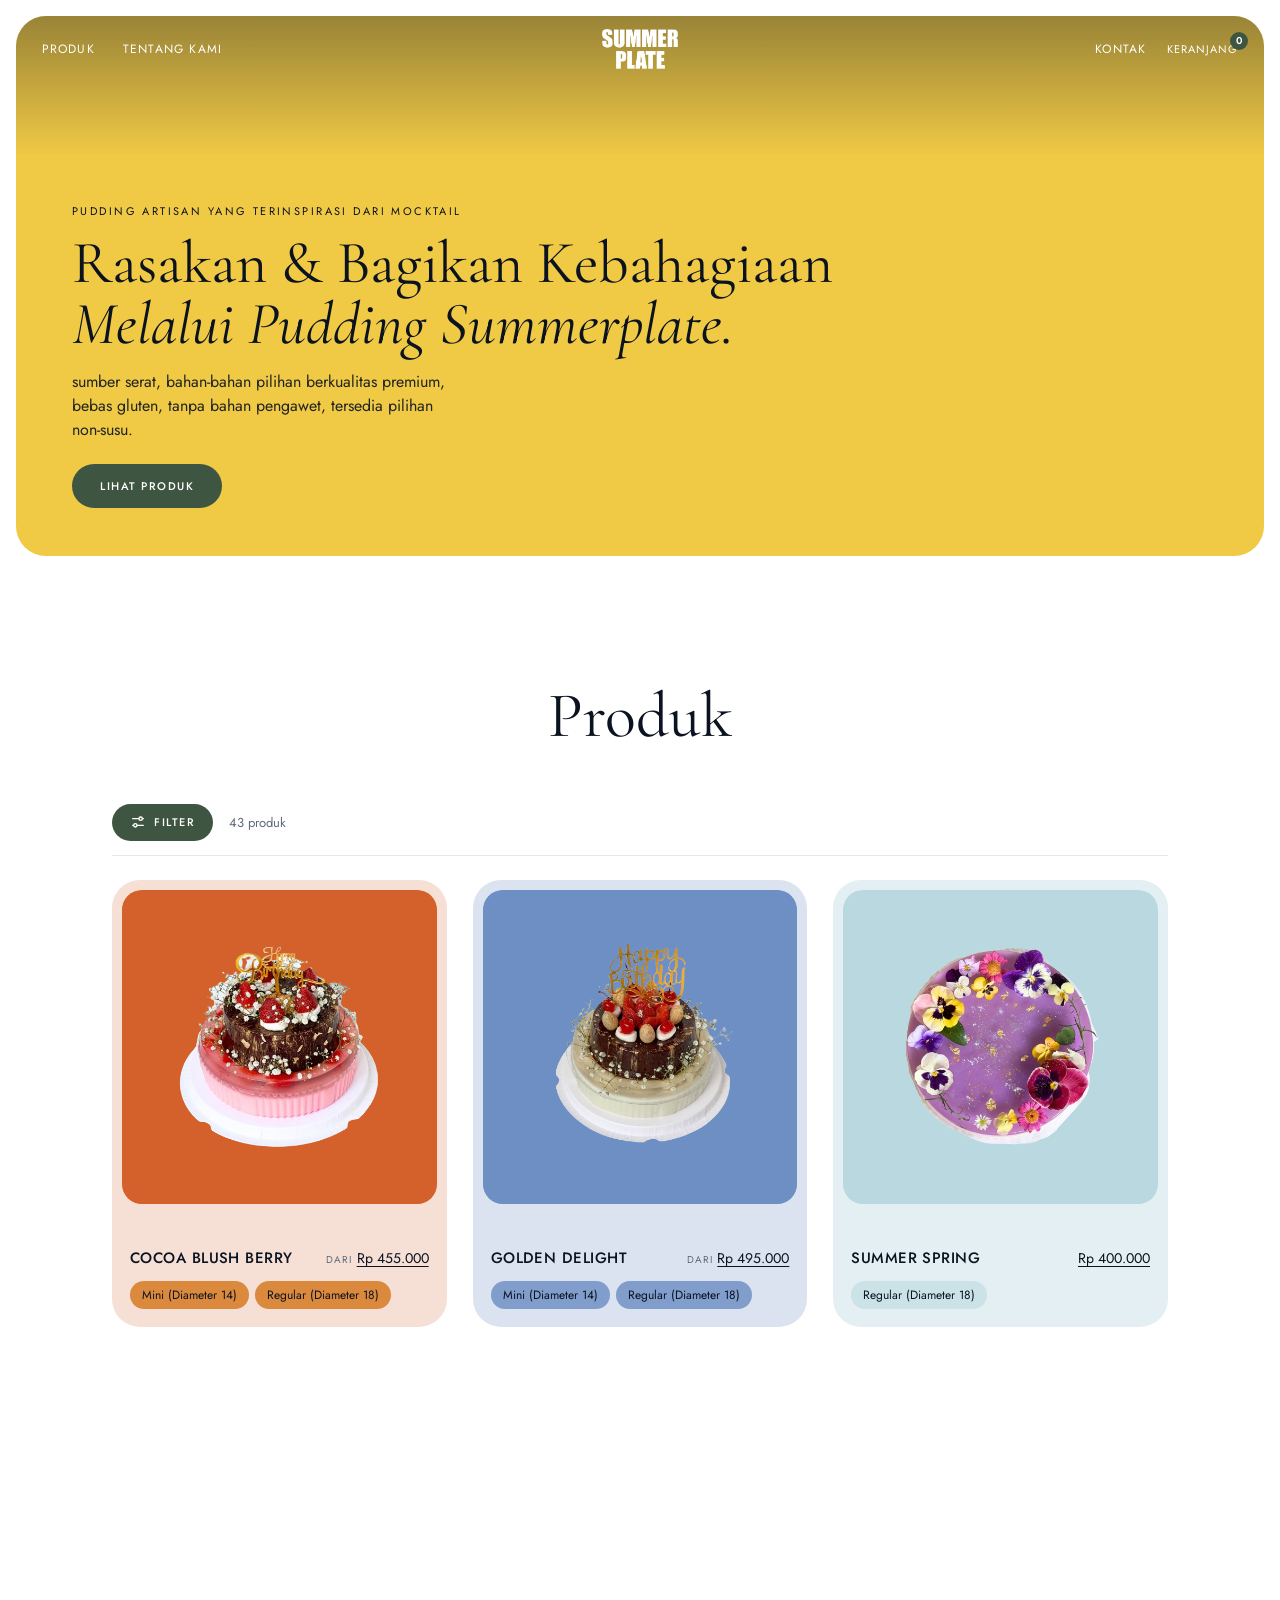
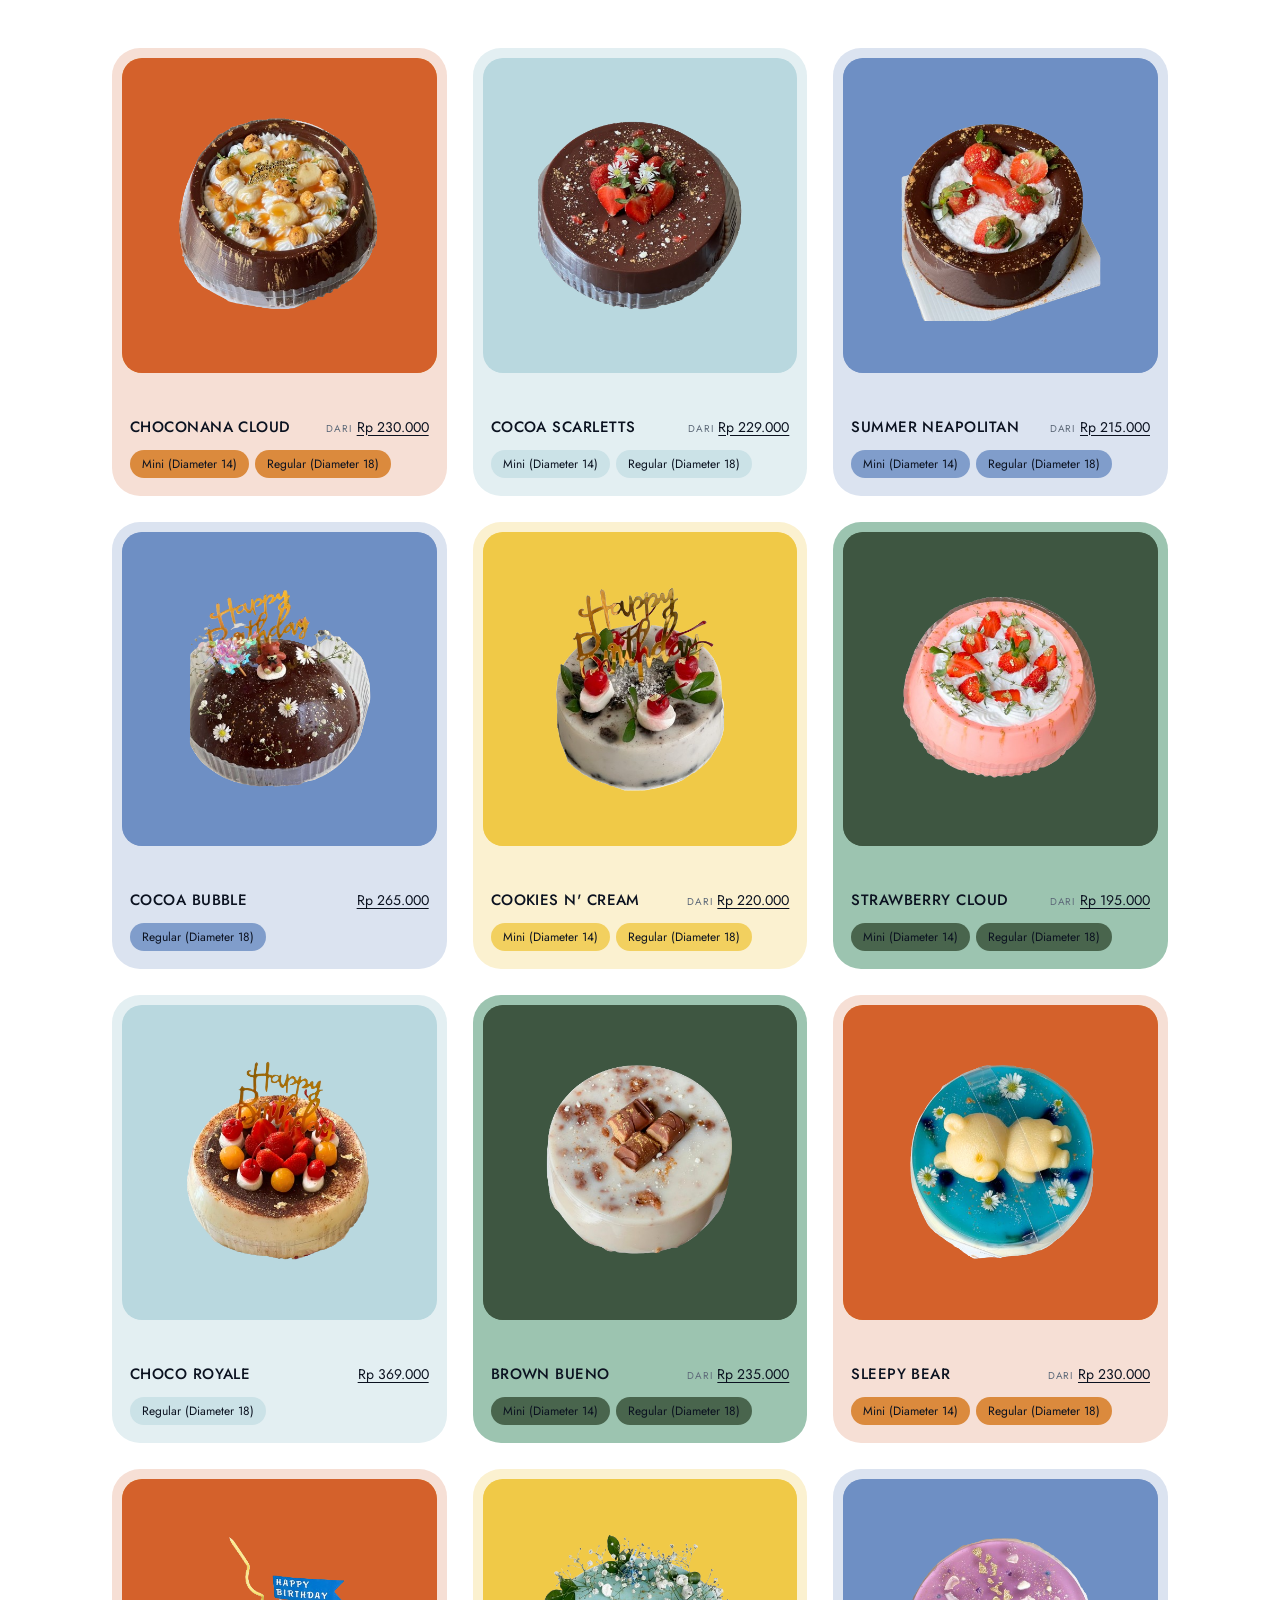
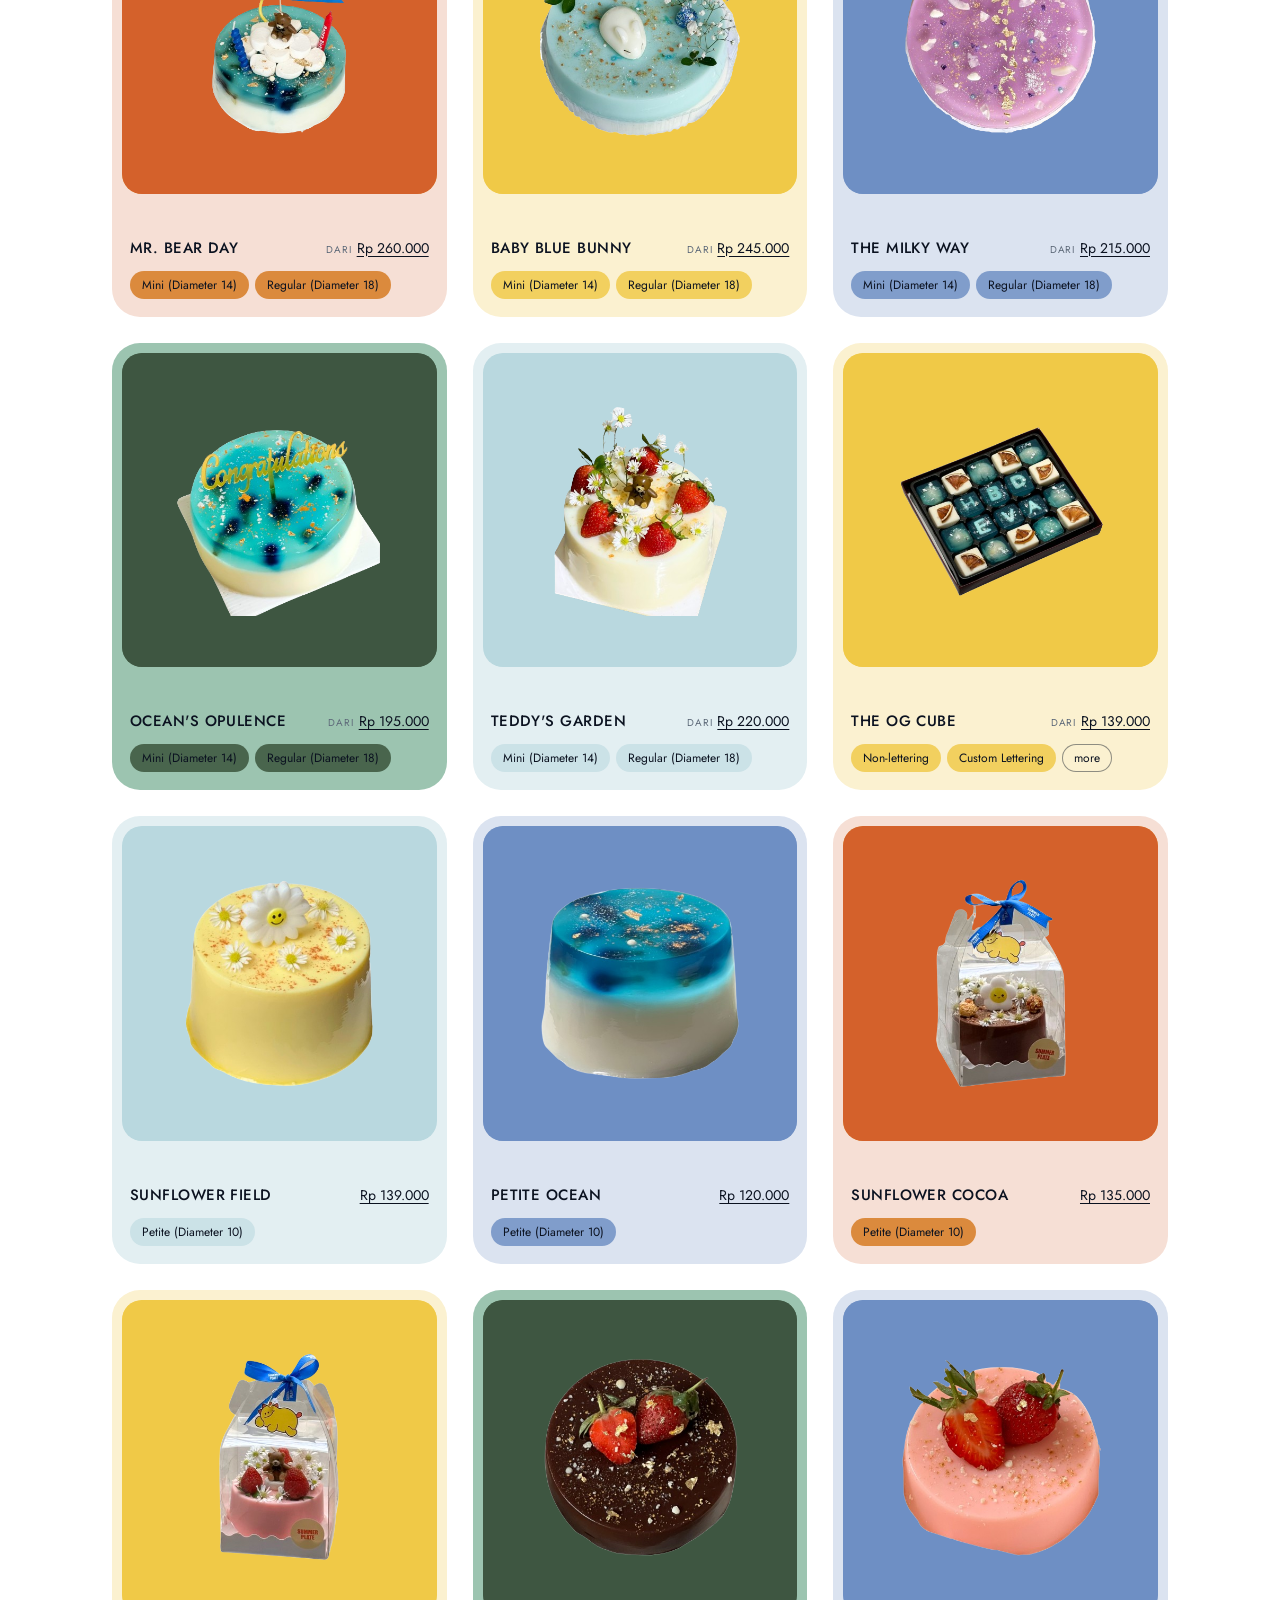
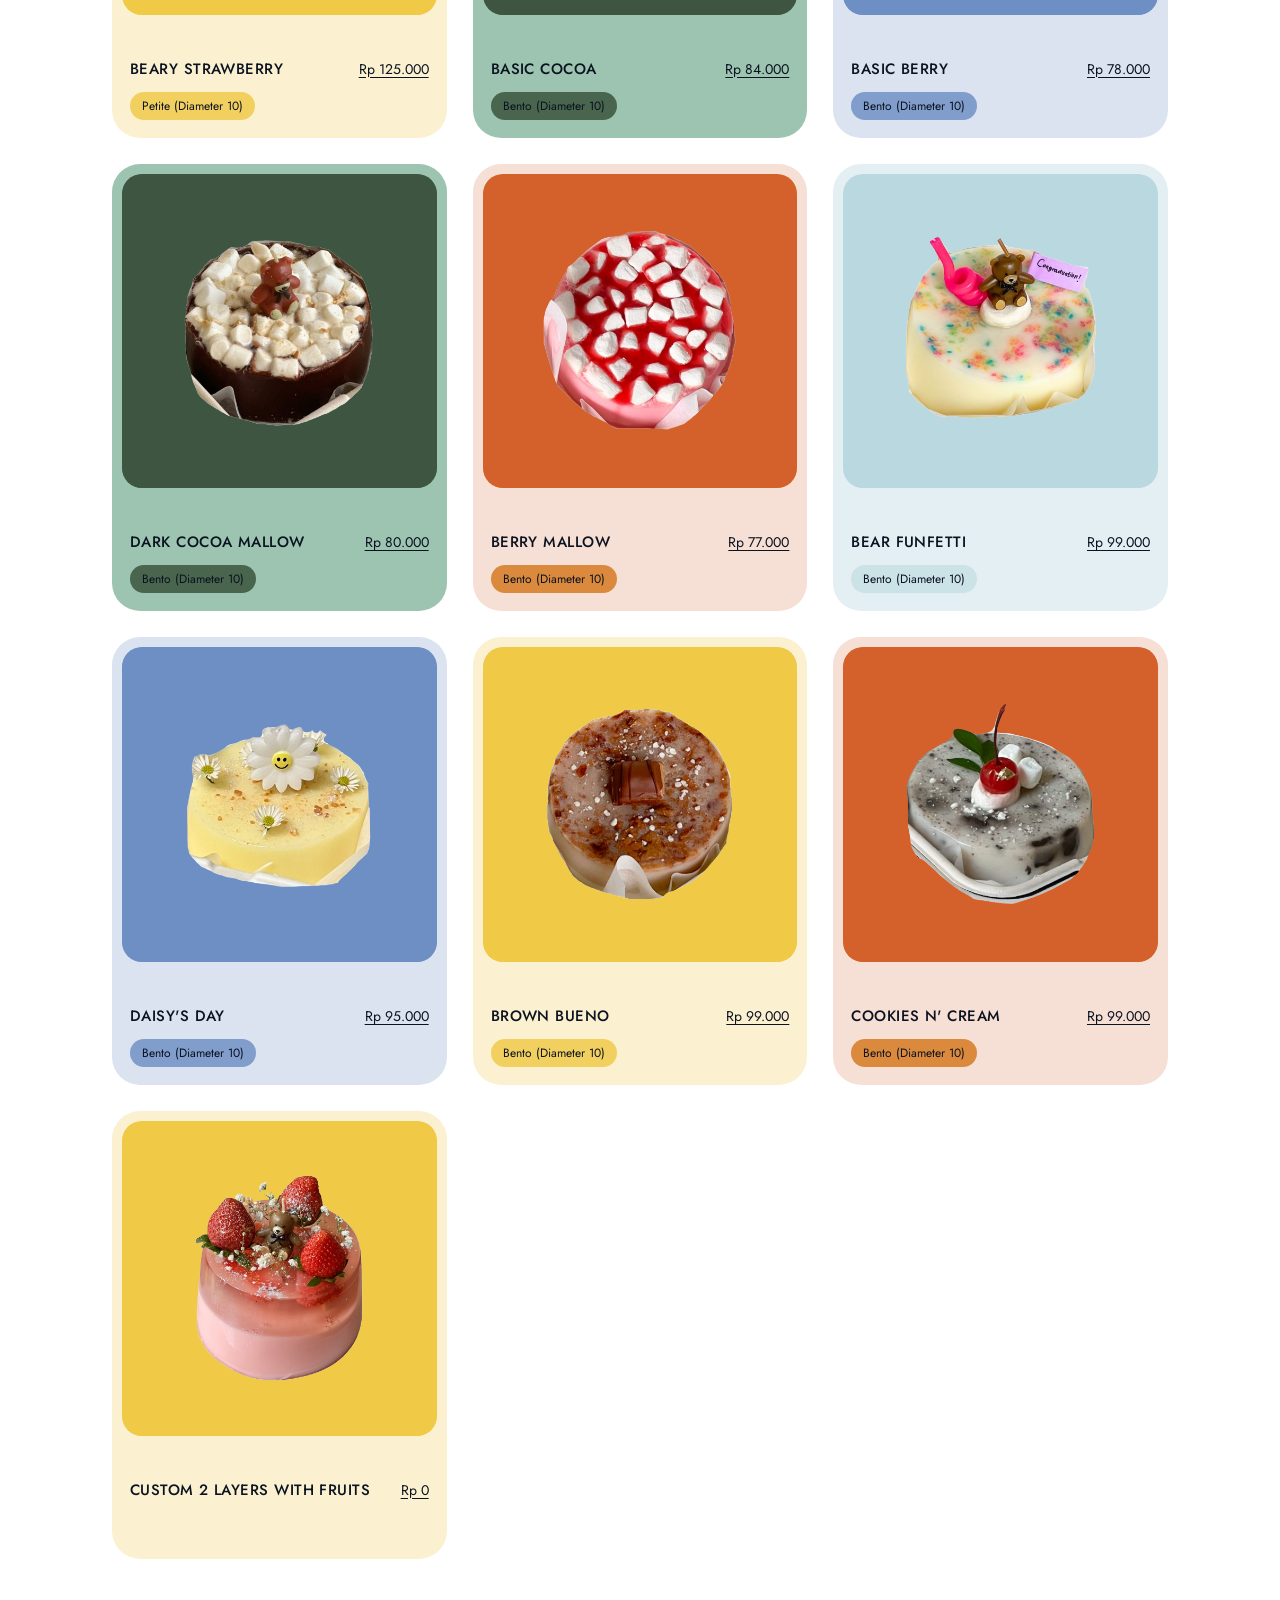
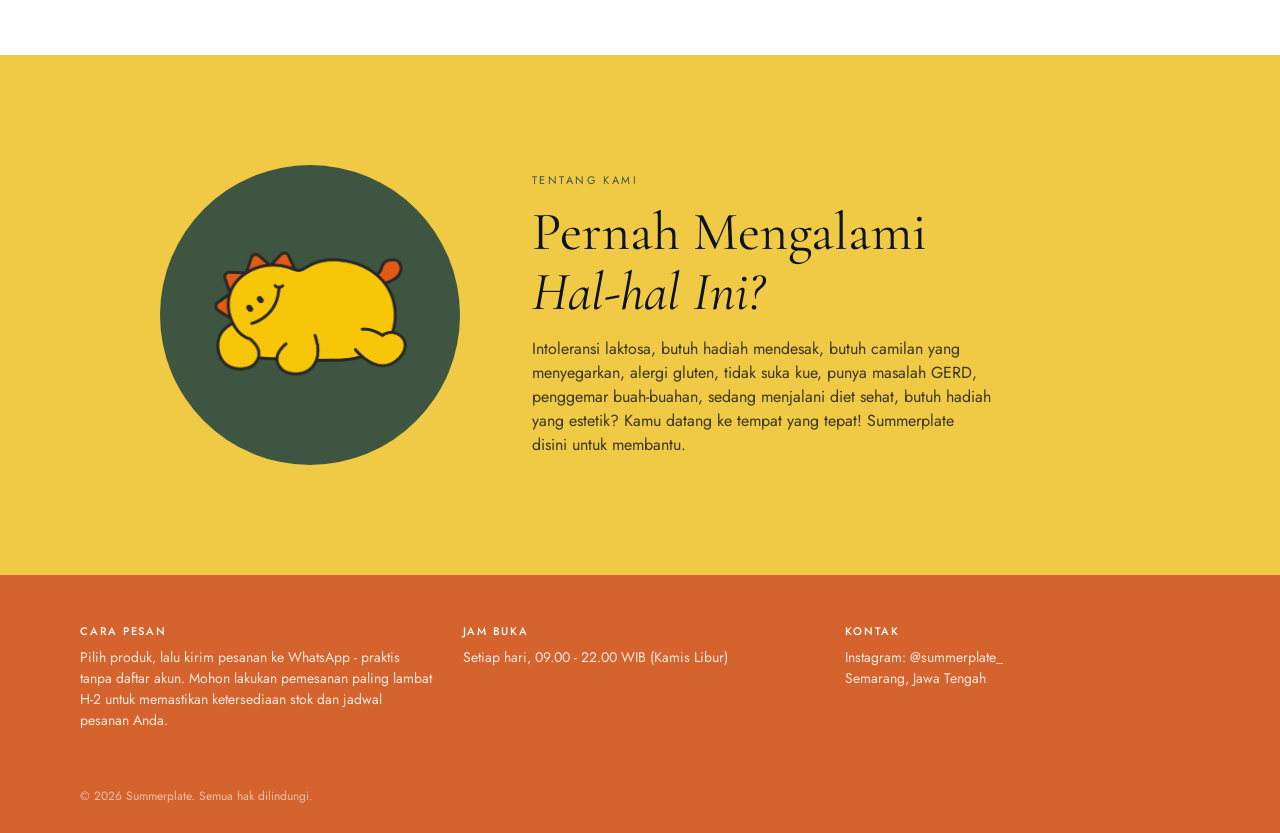
<file: index.html>
<!doctype html>
<html lang="id">
  <head>
    <meta charset="utf-8" />
    <meta
      name="viewport"
      content="width=device-width,initial-scale=1,viewport-fit=cover"
    />
    <title>Beranda</title>
    <link rel="icon" href="assets/images/mascot.png" type="image/png" />
    <link rel="apple-touch-icon" href="assets/icons/apple-touch-icon.png" />
    <link rel="preconnect" href="https://fonts.googleapis.com" />
    <link rel="preconnect" href="https://fonts.gstatic.com" crossorigin />
    <link
      href="https://fonts.googleapis.com/css2?family=Cormorant+Garamond:ital,wght@0,400;0,500;1,400&family=Jost:wght@400;500;600&display=swap"
      rel="stylesheet"
    />
    <link rel="stylesheet" href="css/style.css" />
  </head>
  <body class="site">
    <header class="site-header" id="site-header">
      <div class="site-header__left">
        <button
          class="site-header__toggle"
          id="menu-toggle"
          onclick="toggleMenu()"
          aria-label="Buka menu"
          aria-expanded="false"
          aria-controls="nav-links"
        >
          <span
            class="site-header__toggle-line site-header__toggle-line--top"
          ></span>
          <span
            class="site-header__toggle-line site-header__toggle-line--middle"
          ></span>
          <span
            class="site-header__toggle-line site-header__toggle-line--bottom"
          ></span>
        </button>
        <nav class="site-header__nav" id="nav-links">
          <a class="site-header__link" href="#menu" onclick="closeMenu()"
            >Produk</a
          >
          <a class="site-header__link" href="#tentang" onclick="closeMenu()"
            >Tentang Kami</a
          >
          <a
            class="site-header__link site-header__link--contact"
            href="#kontak"
            onclick="closeMenu()"
            >Kontak</a
          >
        </nav>
      </div>

      <a class="site-header__logo" href="#top">
        <img
          class="site-header__logo-img"
          id="logo-img"
          src="assets/images/logo.png"
          alt=""
        />
      </a>

      <div class="site-header__right">
        <a class="site-header__contact" href="#kontak">Kontak</a>
        <button
          class="site-header__cart"
          onclick="openCart()"
          aria-label="Buka keranjang"
        >
          Keranjang
          <span class="site-header__cart-count" id="cart-count"></span>
        </button>
      </div>
    </header>

    <main>
      <section class="hero" id="top">
        <div class="hero__overlay"></div>

        <div class="hero__content">
          <p class="eyebrow" id="hero-eyebrow"></p>
          <h1 class="hero__title">
            <span id="hero-title-line1"></span><br /><em
              class="hero__title-accent"
              id="hero-title-accent"
            ></em>
          </h1>
          <p class="hero__text" id="hero-text"></p>
          <a
            class="btn btn--secondarycolor-1"
            href="#menu"
            id="hero-button"
          ></a>
        </div>
      </section>

      <section class="catalog" id="menu">
        <h2 class="catalog__title" id="catalog-title"></h2>

        <div class="filter-bar">
          <button
            type="button"
            class="filter-bar__button btn--secondarycolor-1"
            onclick="openFilter()"
            aria-haspopup="dialog"
          >
            <svg
              viewBox="0 0 24 24"
              width="16"
              height="16"
              fill="none"
              stroke="currentColor"
              stroke-width="2"
              stroke-linecap="round"
              aria-hidden="true"
            >
              <path d="M4 7h9M19 7h1M4 17h1M11 17h9" />
              <circle cx="16" cy="7" r="2.5" />
              <circle cx="8" cy="17" r="2.5" />
            </svg>
            Filter
            <span class="filter-bar__badge" id="filter-badge" hidden></span>
          </button>
          <p class="filter-bar__result" id="filter-result"></p>
          <button
            type="button"
            class="filter-bar__reset"
            id="filter-reset"
            onclick="resetFilter()"
            hidden
          >
            Hapus filter
          </button>
        </div>

        <div class="catalog__grid" id="product-grid"></div>
      </section>

      <section class="about" id="tentang">
        <div class="about__mascot-wrap">
          <img
            class="about__mascot"
            src="assets/images/mascot.png"
            alt="Maskot"
          />
        </div>
        <div class="about__text">
          <p class="eyebrow eyebrow--on-maincolor-2" id="about-eyebrow"></p>
          <h2 class="about__title">
            <span id="about-title-line1"></span><br /><em
              class="about__title-accent"
              id="about-title-accent"
            ></em>
          </h2>
          <p class="about__description" id="about-text"></p>
        </div>
      </section>
    </main>

    <footer class="footer" id="kontak">
      <div class="footer__inner">
        <div class="footer__column">
          <h4 class="footer__heading">Cara Pesan</h4>
          <p class="footer__text" id="footer-order-text"></p>
        </div>
        <div class="footer__column">
          <h4 class="footer__heading">Jam buka</h4>
          <p class="footer__text" id="footer-hours"></p>
        </div>
        <div class="footer__column">
          <h4 class="footer__heading">Kontak</h4>
          <p class="footer__text">
            Instagram: <span id="footer-instagram"></span><br /><span
              id="footer-city"
            ></span>
          </p>
        </div>
      </div>
      <p class="footer__copyright" id="footer-copyright"></p>
    </footer>

    <div
      class="filter-backdrop"
      id="filter-backdrop"
      onclick="closeFilter()"
    ></div>

    <div
      class="filter-panel"
      id="filter-panel"
      role="dialog"
      aria-modal="true"
      aria-labelledby="filter-title"
      tabindex="-1"
    >
      <div class="filter-panel__head">
        <h2 class="filter-panel__title" id="filter-title">Filter</h2>
        <button
          type="button"
          class="filter-panel__close"
          onclick="closeFilter()"
          aria-label="Tutup filter"
        ></button>
      </div>

      <div class="filter-panel__body">
        <section class="filter-panel__group">
          <h3 class="filter-panel__label">Harga</h3>
          <div class="filter-price">
            <label class="filter-price__field">
              <span class="field__label">Minimum (Rp)</span>
              <input
                class="field__control"
                type="text"
                id="filter-min"
                inputmode="numeric"
                autocomplete="off"
                placeholder="0"
                oninput="onFilterPriceInput()"
                onkeydown="onFilterEnter(event)"
              />
            </label>
            <label class="filter-price__field">
              <span class="field__label">Maksimum (Rp)</span>
              <input
                class="field__control"
                type="text"
                id="filter-max"
                inputmode="numeric"
                autocomplete="off"
                placeholder="Tanpa batas"
                oninput="onFilterPriceInput()"
                onkeydown="onFilterEnter(event)"
              />
            </label>
          </div>
          <p class="filter-panel__hint" id="filter-range"></p>
          <p class="form-error" id="filter-error" role="alert" hidden></p>
        </section>
        <section class="filter-panel__group" id="filter-category-group">
          <h3 class="filter-panel__label">Kategori</h3>
          <div class="filter-chips" id="filter-categories"></div>
        </section>
      </div>

      <div class="filter-panel__footer">
        <button type="button" class="btn btn--outline" onclick="resetDraft()">
          Reset
        </button>
        <button
          type="button"
          class="btn btn--secondarycolor-1"
          id="filter-apply"
          onclick="applyFilter()"
        ></button>
      </div>
    </div>

    <div class="backdrop" id="backdrop" onclick="closeAll()"></div>

    <aside class="cart-panel" id="cart-panel" aria-label="Keranjang belanja">
      <div class="cart-panel__head">
        <h2 class="cart-panel__title">Keranjang</h2>
        <button
          class="cart-panel__close"
          onclick="closeCart()"
          aria-label="Tutup keranjang"
        ></button>
      </div>

      <div class="cart-panel__body">
        <div class="cart-panel__empty">
          <div class="cart-panel__mascot-wrap">
            <img
              class="cart-panel__mascot"
              src="assets/images/mascot.png"
              alt=""
            />
          </div>
          <p class="cart-panel__empty-text">Keranjangmu masih kosong.</p>
          <p class="cart-panel__empty-text cart-panel__empty-text--small">
            Pilih pudding favoritmu dulu ya.
          </p>
        </div>

        <ul class="cart-list" id="cart-list"></ul>
      </div>

      <div class="cart-panel__footer">
        <div class="total">
          <span class="total__label">Total</span>
          <strong class="total__value" id="cart-total"></strong>
        </div>
        <button
          class="btn btn--secondarycolor-1 btn--block"
          onclick="goToPreview()"
        >
          Lanjut
        </button>
        <button
          class="cart-panel__clear"
          type="button"
          onclick="clearCart(this)"
        >
          Kosongkan keranjang
        </button>
      </div>
    </aside>

    <script src="js/config.js"></script>
    <script src="js/common.js"></script>
    <script src="js/home.js"></script>
  </body>
</html>
</file>
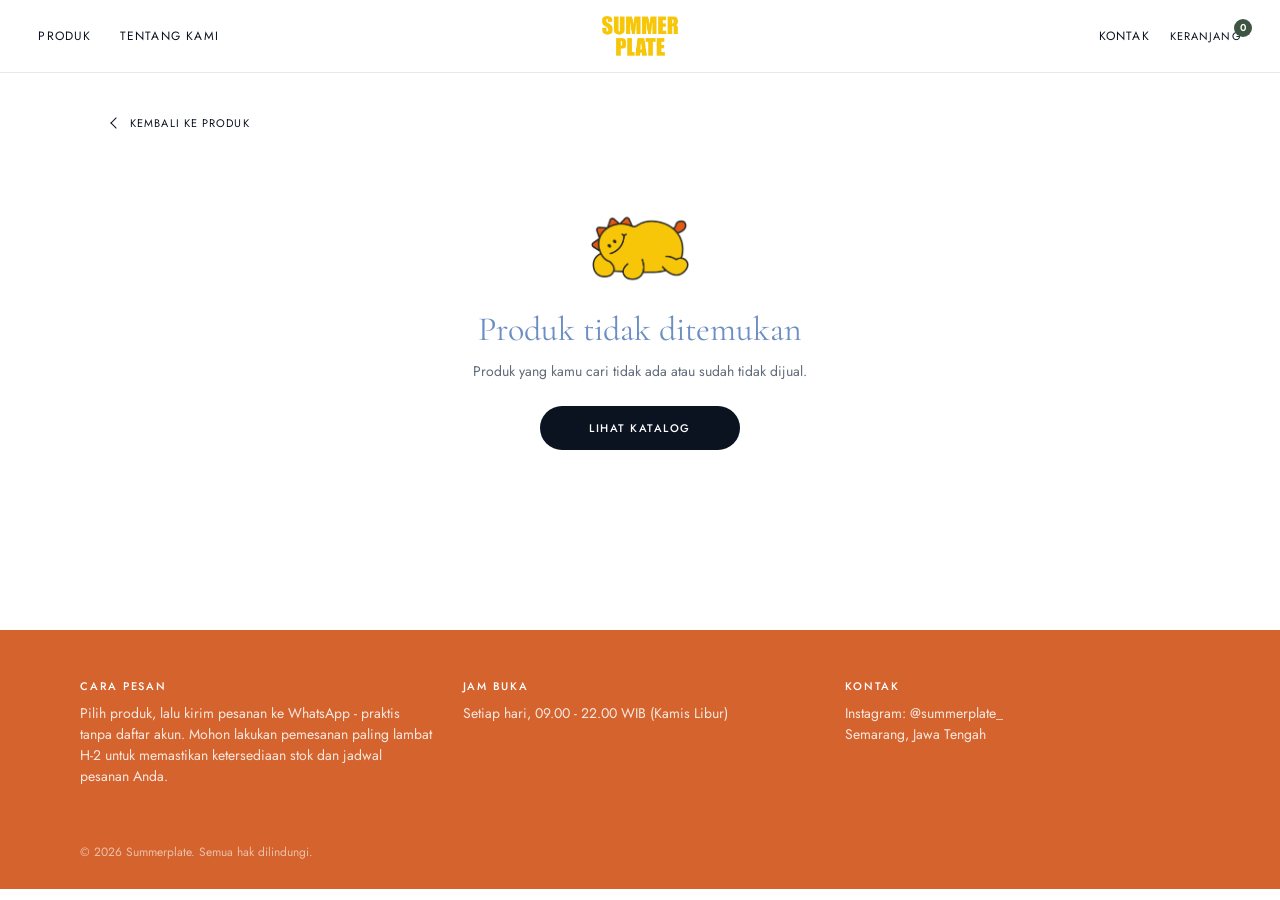
<file: product.html>
<!doctype html>
<html lang="id">
  <head>
    <meta charset="utf-8" />
    <meta
      name="viewport"
      content="width=device-width,initial-scale=1,viewport-fit=cover"
    />
    <title>Produk</title>
    <meta name="theme-color" content="#0f2a4a" />
    <link rel="icon" href="assets/icons/favicon.svg" type="image/svg+xml" />
    <link
      rel="icon"
      href="assets/icons/favicon-32.png"
      sizes="32x32"
      type="image/png"
    />
    <link rel="apple-touch-icon" href="assets/icons/apple-touch-icon.png" />
    <link rel="preconnect" href="https://fonts.googleapis.com" />
    <link rel="preconnect" href="https://fonts.gstatic.com" crossorigin />
    <link
      href="https://fonts.googleapis.com/css2?family=Cormorant+Garamond:ital,wght@0,400;0,500;1,400&family=Jost:wght@400;500;600&display=swap"
      rel="stylesheet"
    />
    <link rel="stylesheet" href="css/style.css" />
  </head>
  <body class="site">
    <header class="site-header site-header--solid" id="site-header">
      <div class="site-header__left">
        <button
          class="site-header__toggle"
          id="menu-toggle"
          onclick="toggleMenu()"
          aria-label="Buka menu"
          aria-expanded="false"
          aria-controls="nav-links"
        >
          <span
            class="site-header__toggle-line site-header__toggle-line--top"
          ></span>
          <span
            class="site-header__toggle-line site-header__toggle-line--middle"
          ></span>
          <span
            class="site-header__toggle-line site-header__toggle-line--bottom"
          ></span>
        </button>
        <nav class="site-header__nav" id="nav-links">
          <a class="site-header__link" href="index.html#menu">Produk</a>
          <a class="site-header__link" href="index.html#tentang"
            >Tentang Kami</a
          >
          <a
            class="site-header__link site-header__link--contact"
            href="index.html#kontak"
            >Kontak</a
          >
        </nav>
      </div>

      <a class="site-header__logo" href="index.html">
        <img
          class="site-header__logo-img"
          id="logo-img"
          src="assets/images/logo.png"
          alt=""
        />
      </a>

      <div class="site-header__right">
        <a class="site-header__contact" href="index.html#kontak">Kontak</a>
        <button
          class="site-header__cart"
          onclick="openCart()"
          aria-label="Buka keranjang"
        >
          Keranjang
          <span class="site-header__cart-count" id="cart-count"></span>
        </button>
      </div>
    </header>

    <main class="page">
      <a class="back-link" href="index.html#menu">Kembali ke produk</a>

      <div class="product-page" id="product-page" hidden>
        <div class="product-page__grid">
          <div class="gallery product-page__gallery" id="pp-gallery">
            <div
              class="gallery__thumbs"
              id="pp-thumbs"
              aria-label="Pilih gambar produk"
            ></div>

            <div class="gallery__visual">
              <div class="gallery__frame" id="pp-img-box">
                <img
                  class="gallery__image"
                  id="pp-img"
                  alt=""
                  decoding="async"
                />

                <button
                  class="gallery__arrow gallery__arrow--prev"
                  onclick="stepImage(-1)"
                  aria-label="Gambar sebelumnya"
                ></button>
                <button
                  class="gallery__arrow gallery__arrow--next"
                  onclick="stepImage(1)"
                  aria-label="Gambar berikutnya"
                ></button>
                <span class="gallery__counter" id="pp-counter"></span>
              </div>

              <p class="promo promo--wrap" id="pp-promo-box" hidden>
                <span class="promo__text" id="pp-promo"></span>
              </p>
            </div>
          </div>

          <div class="product-page__info">
            <p class="eyebrow eyebrow--category" id="pp-category"></p>
            <h1 class="product-page__name" id="pp-name"></h1>
            <p class="product-page__price" id="pp-price"></p>
            <p class="product-page__description" id="pp-desc"></p>

            <p class="product-page__label" id="pp-variant-label">
              Pilih variasi
            </p>

            <div class="chips" id="pp-chips"></div>

            <div class="product-page__addons" id="pp-addons" hidden>
              <p class="product-page__label">Tambahan (opsional)</p>
              <div class="addons" id="pp-addon-list"></div>
            </div>

            <div class="product-page__actions">
              <button
                class="btn btn--secondarycolor-1 btn--block"
                id="pp-add-btn"
                onclick="addToCart()"
              >
                Tambah ke keranjang
              </button>
              <button class="btn btn--outline btn--block" onclick="openCart()">
                Lihat keranjang
              </button>
            </div>
          </div>
        </div>
      </div>

      <div class="message-page" id="not-found" hidden>
        <div class="message-page__mascot-wrap">
          <img
            class="message-page__mascot"
            src="assets/images/mascot.png"
            alt=""
          />
        </div>
        <h1 class="message-page__title">Produk tidak ditemukan</h1>
        <p class="message-page__text">
          Produk yang kamu cari tidak ada atau sudah tidak dijual.
        </p>
        <a class="btn btn--dark message-page__button" href="index.html#menu"
          >Lihat katalog</a
        >
      </div>
    </main>

    <footer class="footer" id="kontak">
      <div class="footer__inner">
        <div class="footer__column">
          <h4 class="footer__heading">Cara Pesan</h4>
          <p class="footer__text" id="footer-order-text"></p>
        </div>
        <div class="footer__column">
          <h4 class="footer__heading">Jam buka</h4>
          <p class="footer__text" id="footer-hours"></p>
        </div>
        <div class="footer__column">
          <h4 class="footer__heading">Kontak</h4>
          <p class="footer__text">
            Instagram: <span id="footer-instagram"></span><br /><span
              id="footer-city"
            ></span>
          </p>
        </div>
      </div>
      <p class="footer__copyright" id="footer-copyright"></p>
    </footer>

    <div class="backdrop" id="backdrop" onclick="closeAll()"></div>

    <aside class="cart-panel" id="cart-panel" aria-label="Keranjang belanja">
      <div class="cart-panel__head">
        <h2 class="cart-panel__title">Keranjang</h2>
        <button
          class="cart-panel__close"
          onclick="closeCart()"
          aria-label="Tutup keranjang"
        ></button>
      </div>

      <div class="cart-panel__body">
        <div class="cart-panel__empty">
          <div class="cart-panel__mascot-wrap">
            <img
              class="cart-panel__mascot"
              src="assets/images/mascot.png"
              alt=""
            />
          </div>
          <p class="cart-panel__empty-text">Keranjangmu masih kosong.</p>
          <p class="cart-panel__empty-text cart-panel__empty-text--small">
            Pilih pudding favoritmu dulu ya.
          </p>
        </div>
        <ul class="cart-list" id="cart-list"></ul>
      </div>

      <div class="cart-panel__footer">
        <div class="total">
          <span class="total__label">Total</span>
          <strong class="total__value" id="cart-total"></strong>
        </div>
        <button
          class="btn btn--secondarycolor-1 btn--block"
          onclick="goToPreview()"
        >
          Lanjut
        </button>
        <button
          class="cart-panel__clear"
          type="button"
          onclick="clearCart(this)"
        >
          Kosongkan keranjang
        </button>
      </div>
    </aside>

    <script src="js/config.js"></script>
    <script src="js/common.js"></script>
    <script src="js/product.js"></script>
  </body>
</html>
</file>
<file: css/style.css>
:root {
  color-scheme: light;
  box-sizing: border-box;
  padding-top: env(safe-area-inset-top, 0px);
  padding-bottom: env(safe-area-inset-bottom, 0px);

  --maincolor-1: #d4632d;
  --maincolor-1-dark: #b8531f;
  --maincolor-2: #f0c945;
  --maincolor-3: #6d8ec4;
  --secondarycolor-1: #3e5641;
  --secondarycolor-2: #bad8df;

  --white: #ffffff;
  --ink: #0b1220;

  --line: #e6e8ec;
  --muted: #5f6b7a;

  --danger: #d93025;
  --warn: #a8560a;
  --surface-soft: #f3f8fa;
  --map-bg: #e8eef0;

  --ink-rgb: 11, 18, 32;
  --white-rgb: 255, 255, 255;
  --danger-rgb: 217, 48, 37;

  --radius-sm: 12px;
  --radius-md: 20px;
  --radius-lg: 28px;
  --radius-pill: 999px;

  --container: 1120px;
  --fs-label: 11px;
  --ls-label: 0.1em;

  --t-fast: 0.3s;
  --t-base: 0.35s;

  --z-header: 20;
  --z-backdrop: 30;
  --z-suggest: 30;
  --z-cart: 40;

  --font-serif: "Cormorant Garamond", Georgia, serif;
  --font-sans: "Jost", system-ui, -apple-system, sans-serif;
}

.product--tone-maincolor-1,
.gallery--tone-maincolor-1 {
  --tone: hsl(19, 66%, 50%);
  --tone-alt: hsl(29, 69%, 55%);
  --promo-ink: var(--maincolor-3);
  --tone-soft: hsl(19, 66%, 90%);
  --pill: hsl(29, 69%, 55%);
}
.product--tone-maincolor-3,
.gallery--tone-maincolor-3 {
  --tone: hsl(217, 42%, 60%);
  --tone-alt: hsl(217, 42%, 65%);
  --promo-ink: var(--white);
  --tone-soft: hsl(217, 42%, 90%);
  --pill: hsl(217, 42%, 65%);
}
.product--tone-secondarycolor-2,
.gallery--tone-secondarycolor-2 {
  --tone: hsl(191, 37%, 80%);
  --tone-alt: hsl(191, 37%, 85%);
  --promo-ink: var(--maincolor-3);
  --tone-soft: hsl(191, 37%, 92%);
  --pill: hsl(191, 37%, 85%);
}
.product--tone-secondarycolor-1,
.gallery--tone-secondarycolor-1 {
  --tone: hsl(128, 16%, 29%);
  --tone-alt: hsl(128, 16%, 34%);
  --promo-ink: var(--white);
  --tone-soft: hsl(150, 25%, 69%);
  --pill: hsl(128, 16%, 34%);
}
.product--tone-maincolor-2,
.gallery--tone-maincolor-2 {
  --tone: hsl(46, 85%, 61%);
  --tone-alt: hsl(46, 85%, 66%);
  --promo-ink: var(--maincolor-3);
  --tone-soft: hsl(46, 85%, 90%);
  --pill: hsl(46, 85%, 66%);
}

* {
  box-sizing: border-box;
  margin: 0;
  padding: 0;
}

html {
  scroll-behavior: smooth;
  scroll-padding-top: env(safe-area-inset-top, 0px);
  background: var(--white);
}

body {
  font-family: var(--font-sans);
  font-size: 14px;
  color: var(--ink);
  background: var(--white);
  line-height: 1.5;
  -webkit-font-smoothing: antialiased;
}

.site--locked {
  overflow: hidden;
}

img,
video {
  display: block;
  max-width: 100%;
}

a {
  color: inherit;
  text-decoration: none;
}

button {
  font: inherit;
  color: inherit;
  background: none;
  border: 0;
  cursor: pointer;
}

[hidden]:not([hidden="until-found" i]) {
  display: none !important;
}

/* Potong kata panjang tanpa spasi. break-word & word-break untuk browser lama
   (Safari < 15.4, in-app browser), anywhere untuk browser modern. */
.product__name,
.product-page__info,
.chips__item,
.promo--wrap .promo__text,
.cart-list__line {
  overflow-wrap: break-word;
  overflow-wrap: anywhere;
  word-break: break-word;
}

.site-header {
  position: fixed;
  top: env(safe-area-inset-top, 0px);
  left: 0;
  right: 0;
  z-index: var(--z-header);
  display: grid;
  grid-template-columns: 1fr auto 1fr;
  column-gap: 12px;
  align-items: center;
  padding: 1.5rem 1.6rem;
  color: var(--white);
  font-size: var(--fs-label);
  text-transform: uppercase;
  letter-spacing: var(--ls-label);
  border-bottom: 1px solid transparent;
  transition:
    background var(--t-base),
    color var(--t-base),
    padding var(--t-base),
    border-color var(--t-base);
}

.site-header--scrolled,
.site-header--menu-open,
.site-header--solid {
  padding: 0.85rem 1.2rem;
  background: rgba(var(--white-rgb), 0.95);
  backdrop-filter: blur(8px);
  color: var(--ink);
  border-bottom-color: var(--line);
}

.site-header__left,
.site-header__right {
  min-width: 0;
}

.site-header__left {
  display: flex;
  align-items: center;
}

.site-header__toggle {
  position: relative;
  width: 32px;
  height: 32px;
  margin-left: -6px;
  transition: color 1.3s ease;
}

.site-header__toggle-line {
  position: absolute;
  left: 6px;
  right: 6px;
  height: 2px;
  border-radius: 2px;
  background: currentColor;
  transition:
    transform var(--t-fast),
    top var(--t-fast),
    opacity 0.2s;
}

.site-header__toggle-line--top {
  top: 9px;
}
.site-header__toggle-line--middle {
  top: 15px;
}
.site-header__toggle-line--bottom {
  top: 21px;
}

.site-header--menu-open .site-header__toggle-line--top {
  top: 15px;
  transform: rotate(45deg);
}
.site-header--menu-open .site-header__toggle-line--middle {
  opacity: 0;
}
.site-header--menu-open .site-header__toggle-line--bottom {
  top: 15px;
  transform: rotate(-45deg);
}

.site-header__nav {
  position: absolute;
  top: 100%;
  left: 0;
  right: 0;
  display: flex;
  flex-direction: column;
  padding: 4px 1.2rem 12px;
  background: rgba(var(--white-rgb), 0.98);
  color: var(--ink);
  border-bottom: 1px solid var(--line);
  box-shadow: 0 12px 24px rgba(var(--ink-rgb), 0.08);
  opacity: 0;
  visibility: hidden;
  transform: translateY(-8px);
  transition:
    opacity var(--t-fast),
    transform var(--t-fast),
    visibility var(--t-fast);
}

.site-header--menu-open .site-header__nav {
  opacity: 1;
  visibility: visible;
  transform: none;
}

.site-header__link {
  padding: 14px 0;
  border-bottom: 1px solid var(--line);
  transition: color var(--t-fast);
}

.site-header__link:last-child {
  border-bottom: 0;
}

.site-header__contact {
  display: none;
  transition: color var(--t-fast);
}

.site-header__logo {
  display: flex;
  justify-content: center;
  width: 150px;
  height: 40px;
  overflow: hidden;
}

.site-header__logo-img {
  height: 100%;
  width: auto;
  max-width: none;

  filter: brightness(0) invert(1);
  transition: filter var(--t-base);
}

.site-header--scrolled .site-header__logo-img,
.site-header--menu-open .site-header__logo-img,
.site-header--solid .site-header__logo-img {
  filter: none;
}

.site-header__right {
  display: flex;
  justify-content: flex-end;
  align-items: center;
  gap: 20px;
}

.site-header__cart {
  position: relative;
  display: flex;
  align-items: center;
  font-size: var(--fs-label);
  text-transform: uppercase;
  letter-spacing: var(--ls-label);
  transition: color 1.3s ease;
}

.site-header__cart-count {
  position: absolute;
  top: -9px;
  right: -10px;
  display: inline-flex;
  align-items: center;
  justify-content: center;
  min-width: 18px;
  height: 18px;
  padding: 0 5px;
  border-radius: var(--radius-pill);
  background: var(--secondarycolor-1);
  color: var(--white);
  font-size: 10px;
  font-weight: 600;
  letter-spacing: 0;
}

.hero {
  position: relative;
  width: calc(100% - 2rem);
  height: calc(100vh - 2rem);
  height: calc(100svh - 2rem);
  min-height: 520px;
  margin: 1rem;
  border-radius: 24px;
  overflow: hidden;
  background: var(--maincolor-2);
  color: var(--ink);
}

.hero__video {
  position: absolute;
  inset: 0;
  width: 100%;
  height: 100%;
  object-fit: cover;
}

.hero__overlay {
  position: absolute;
  inset: 0 0 auto 0;
  height: 26%;
  pointer-events: none;
  background: linear-gradient(
    to bottom,
    rgba(var(--ink-rgb), 0.38) 0%,
    rgba(var(--ink-rgb), 0) 100%
  );
}

.hero__content {
  position: absolute;
  left: 0;
  right: 0;
  bottom: 0;
  padding: 28px 1.6rem 2.2rem;
  animation: rise 1s ease both;
}

.hero__title {
  font-family: var(--font-serif);
  font-weight: 400;
  font-size: 48px;
  line-height: 1.02;
  margin-bottom: 14px;
}

.hero__title-accent {
  font-style: italic;
}

.hero__text {
  max-width: 300px;
  font-size: 14px;
  opacity: 0.9;
  margin-bottom: 22px;
}

.eyebrow {
  font-size: var(--fs-label);
  text-transform: uppercase;
  letter-spacing: 0.22em;
  margin-bottom: 14px;
}

.eyebrow--on-maincolor-2 {
  color: var(--secondarycolor-1);
}

.eyebrow--category {
  margin-bottom: 12px;
  color: var(--ink);
}

.btn {
  display: inline-block;
  padding: 14px 28px;
  border-radius: var(--radius-pill);
  font-size: var(--fs-label);
  font-weight: 500;
  text-transform: uppercase;
  letter-spacing: 0.14em;
  text-align: center;
  transition:
    background var(--t-fast),
    color var(--t-fast),
    transform 0.2s;
}

.btn:active {
  transform: scale(0.98);
}

.btn--block {
  width: 100%;
}

.btn--light {
  background: var(--white);
  color: var(--ink);
}

.btn--light:hover {
  background: var(--maincolor-2);
}

.btn--dark {
  background: var(--ink);
  color: var(--white);
}

.btn--dark:hover {
  background: var(--secondarycolor-1);
}

.btn--maincolor-1 {
  background: var(--maincolor-1);
  color: var(--white);
}

.btn--maincolor-1:hover {
  background: var(--maincolor-1-dark);
}

.btn--secondarycolor-1 {
  background: var(--secondarycolor-1);
  color: var(--white);
}

.btn--secondarycolor-1:hover {
  background: hsl(128, 16%, 39%);
}

.btn--outline {
  border: 1px solid var(--ink);
  color: var(--ink);
}

.text-link {
  display: block;
  width: 100%;
  margin-top: 10px;
  padding: 10px;
  font-size: 12px;
  text-align: center;
  color: var(--muted);
  text-decoration: underline;
  text-underline-offset: 3px;
}

.catalog {
  max-width: var(--container);
  margin: 0 auto;
  padding: 56px 16px 64px;
  scroll-margin-top: 70px;
}

.catalog__title {
  font-family: var(--font-serif);
  font-weight: 400;
  font-size: 48px;
  text-align: center;
  color: var(--ink);
  margin-bottom: 30px;
}

.catalog__grid {
  display: grid;
  grid-template-columns: repeat(2, minmax(0, 1fr));
  grid-auto-rows: 1fr;
  gap: 12px;
}

.product {
  --promo-h: 28px;
  --info-pt: 16px;
  --name-lines: 3;
  position: relative;
  display: flex;
  flex-direction: column;
  padding: 10px;
  border-radius: var(--radius-lg);
  background: var(--tone-soft);
  cursor: pointer;
  user-select: none;
  -webkit-tap-highlight-color: transparent;
  animation: rise 0.8s ease both;
}

.product__link {
  display: -webkit-box;
  -webkit-box-orient: vertical;
  -webkit-line-clamp: var(--name-lines);
  line-clamp: var(--name-lines);
  overflow: hidden;
  color: inherit;
  text-decoration: none;
}

.product__link::after {
  content: "";
  position: absolute;
  inset: 0;
  z-index: 1;
  border-radius: var(--radius-lg);
}

.product__link:focus-visible {
  outline: none;
}

.product__link:focus-visible::after {
  outline: 2px solid var(--maincolor-3);
  outline-offset: 3px;
}

.product__visual {
  border-radius: var(--radius-md);
  background: var(--tone-alt);
  overflow: hidden;
}

.product__image {
  position: relative;
  display: grid;
  place-items: center;
  aspect-ratio: 1 / 1;
  border-radius: var(--radius-md);
  background: var(--tone);
  overflow: hidden;
}

.product__photo {
  width: 100%;
  height: 100%;
  max-width: 250px;
  max-height: 250px;
  padding: 6%;
  object-fit: contain;
  transition: transform 0.9s ease;
}

.product:hover .product__photo {
  transform: scale(1.035);
}

.product__info {
  display: flex;
  flex-direction: column;
  flex: 1;
  padding: var(--info-pt) 8px 8px;
}

.product--no-promo .product__info {
  padding-top: calc(var(--info-pt) + var(--promo-h));
}

.product__row {
  display: flex;
  justify-content: space-between;
  align-items: baseline;
  gap: 10px;
}

.product__name {
  flex: 1;
  min-width: 0;
  font-size: 15px;
  font-weight: 500;
  text-transform: uppercase;
  letter-spacing: 0.03em;
  line-height: 1.3;
}

.product__price {
  white-space: nowrap;
  font-size: 14px;
}

.product__price-prefix {
  margin-right: 5px;
  font-size: 10px;
  text-transform: uppercase;
  letter-spacing: 0.08em;
  color: var(--muted);
}

.product__price-old,
.product-page__price-old {
  margin-right: 6px;
  font-size: 0.8em;
  color: var(--muted);
}

.product__price-value {
  text-decoration: underline;
  text-underline-offset: 3px;
}

.product__pills {
  display: flex;
  flex-wrap: wrap;
  align-content: flex-start;
  gap: 6px;
  margin-top: auto;
  padding-top: 12px;
}

.product__pill {
  padding: 5px 12px;
  border-radius: var(--radius-pill);
  background: var(--pill);
  font-size: 12px;
  color: var(--ink);
  pointer-events: none;
  user-select: none;
  cursor: default;
}

.product__pill--more {
  background: transparent;
  box-shadow: inset 0 0 0 1px rgba(var(--ink-rgb), 0.45);
}

.promo {
  display: flex;
  align-items: center;
  justify-content: center;
  height: var(--promo-h, 28px);
  padding: 0 14px;
  text-align: center;
  font-size: 12px;
  letter-spacing: 0.02em;
  line-height: 1.2;
  color: var(--white);
}

.promo__text {
  display: block;
  max-width: 100%;
  overflow: hidden;
  white-space: nowrap;
  text-overflow: ellipsis;
}

.promo--wrap {
  height: auto;
  min-height: 34px;
  padding: 8px 16px;
}

.promo--wrap .promo__text {
  white-space: normal;
  overflow: visible;
  text-overflow: clip;
}

.about {
  display: grid;
  gap: 28px;
  justify-items: center;
  text-align: center;
  padding: 72px 24px;
  background: var(--maincolor-2);
  color: var(--ink);
  scroll-margin-top: 70px;
}

.about__mascot-wrap {
  display: grid;
  place-items: center;
  width: 210px;
  height: 210px;
  border-radius: 50%;
  background: var(--secondarycolor-1);
}

.about__mascot {
  width: 65%;
  animation: breathe 5s ease-in-out infinite;
}

.about__text {
  max-width: 460px;
}

.about__title {
  font-family: var(--font-serif);
  font-weight: 400;
  font-size: 38px;
  line-height: 1.1;
  margin-bottom: 16px;
}

.about__title-accent {
  font-style: italic;
}

.about__description {
  font-size: 14px;
  color: rgba(var(--ink-rgb), 0.8);
}

.footer {
  padding: 48px 24px 28px;
  background: var(--maincolor-1);
  color: var(--white);
}

.footer__inner {
  display: grid;
  gap: 28px;
  max-width: var(--container);
  margin: 0 auto;
}

.footer__heading {
  margin-bottom: 8px;
  font-size: var(--fs-label);
  font-weight: 500;
  text-transform: uppercase;
  letter-spacing: 0.16em;
  color: var(--white);
}

.footer__text {
  font-size: 14px;
  opacity: 0.85;
}

.footer__copyright {
  max-width: var(--container);
  margin: 36px auto 0;
  padding-top: 20px;
  font-size: 12px;
  opacity: 0.6;
}

.backdrop {
  position: fixed;
  inset: 0;
  z-index: var(--z-backdrop);
  background: rgba(var(--ink-rgb), 0.5);
  opacity: 0;
  visibility: hidden;
  transition:
    opacity var(--t-base),
    visibility var(--t-base);
}

.backdrop--visible {
  opacity: 1;
  visibility: visible;
}

.cart-panel {
  --sheet-h: min(88vh, 680px);
  --sheet-h: min(88svh, 680px);
  position: fixed;
  z-index: var(--z-cart);
  left: 0;
  right: 0;
  bottom: 0;
  display: flex;
  flex-direction: column;
  height: var(--sheet-h);
  overflow: hidden;
  padding: 22px 20px 26px;
  background: var(--white);
  border-radius: 22px 22px 0 0;
  transform: translateY(100%);
  visibility: hidden;
  transition:
    transform 0.45s cubic-bezier(0.2, 0.8, 0.2, 1),
    visibility 0.45s;
}

.cart-panel--open {
  transform: translateY(0);
  visibility: visible;
}

.cart-panel__head {
  flex-shrink: 0;
  display: flex;
  justify-content: space-between;
  align-items: center;
  margin-bottom: 18px;
}

.cart-panel__title {
  font-family: var(--font-serif);
  font-weight: 400;
  font-size: 30px;
  color: var(--ink);
}

.cart-panel__close {
  width: 36px;
  height: 36px;
  border-radius: 50%;
  border: 1px solid var(--line);
  transition: background var(--t-fast);
}

.cart-panel__close::before {
  content: "\00d7";
  font-size: 22px;
  line-height: 1;
}

.cart-panel__close:hover {
  background: var(--maincolor-2);
}

.cart-panel__body {
  flex: 1 1 0;
  min-height: 0;
  overflow-y: auto;
  overscroll-behavior: contain;
}

.cart-panel__empty {
  display: none;
  text-align: center;
  padding: 20px 0 28px;
}

.cart-panel__mascot-wrap {
  width: 200px;
  height: 100px;
  display: flex;
  justify-content: center;
  align-items: center;
}

.cart-panel__mascot {
  flex-shrink: 0;
  width: auto;
  height: 100%;
  margin: 0 auto;
  animation: breathe 5s ease-in-out infinite;
}

.cart-panel__empty-text {
  font-size: 14px;
}

.cart-panel__empty-text--small {
  font-size: 12px;
  color: var(--muted);
}

.cart-panel--empty .cart-panel__empty {
  display: flex;
  flex-direction: column;
  align-items: center;
  justify-content: center;
  height: 100%;
  padding: 0;
}

.cart-panel--empty .cart-panel__footer {
  display: none;
}

.cart-panel__footer {
  flex-shrink: 0;
  margin-top: 16px;
  padding-top: 4px;
}

.cart-panel__clear {
  display: block;
  margin: 12px auto 0;
  padding: 4px 8px;
  font-size: 12px;
  color: var(--danger);
  text-decoration: underline;
  background: none;
  border: 0;
  cursor: pointer;
}

.cart-panel__clear--confirm {
  padding: 8px 14px;
  border-radius: var(--radius-pill);
  background: var(--danger);
  color: var(--white);
  text-decoration: none;
}

.cart-list {
  list-style: none;
}

.cart-list__item {
  display: flex;
  justify-content: space-between;
  align-items: center;
  gap: 14px;
  padding: 14px 0;
  border-bottom: 1px solid var(--line);
}

.cart-list__line {
  display: block;
  min-width: 0;
  font-size: 13px;
  line-height: 1.45;
}

.qty {
  display: flex;
  align-items: center;
  gap: 6px;
  flex-shrink: 0;
}

.qty__button {
  width: 30px;
  height: 30px;
  border: 1px solid var(--line);
  border-radius: 50%;
  transition:
    background var(--t-fast),
    color var(--t-fast),
    border-color var(--t-fast);
}

.qty__button:hover {
  background: var(--surface-soft);
  border-color: var(--secondarycolor-1);
  color: var(--ink);
}

.qty__button--minus::before {
  content: "\2212";
}

.qty__button--plus::before {
  content: "+";
}

.qty__button--remove {
  display: grid;
  place-items: center;
  margin-left: 4px;
  color: var(--danger);
  border-color: rgba(var(--danger-rgb), 0.35);
}

.qty__button--remove:hover {
  background: var(--danger);
  border-color: var(--danger);
  color: var(--white);
}

.qty__input {
  width: 46px;
  height: 30px;
  padding: 0 4px;
  border: 1px solid var(--line);
  border-radius: 15px;
  background: transparent;
  color: inherit;
  font: inherit;
  font-size: 16px;
  text-align: center;
}

.qty__input:focus {
  outline: none;
  border-color: var(--maincolor-1);
}

.total {
  display: flex;
  justify-content: space-between;
  align-items: baseline;
  margin-bottom: 16px;
  font-size: 13px;
  text-transform: uppercase;
  letter-spacing: var(--ls-label);
}

.total--summary {
  margin: 20px 0 0;
}

.total__value {
  font-family: var(--font-serif);
  font-size: 28px;
  font-weight: 500;
  letter-spacing: 0;
  text-transform: none;
  color: var(--ink);
}

.chips {
  display: flex;
  flex-wrap: wrap;
  gap: 8px;
  margin: 10px 0 26px;
}

.chips__item {
  max-width: 100%;
  padding: 9px 16px;
  border: 1px solid var(--line);
  border-radius: var(--radius-pill);
  font-size: 13px;
  color: var(--ink);
  transition:
    background var(--t-fast),
    color var(--t-fast),
    border-color var(--t-fast);
}

.chips__item:hover {
  border-color: var(--secondarycolor-1);
}

.chips__item--active {
  background: var(--surface-soft);
  border-color: var(--secondarycolor-1);
  color: var(--ink);
}

.field {
  display: block;
  margin: 14px 0;
}

.field--flush {
  margin-bottom: 0;
}

.field--message {
  margin-top: 28px;
}

.field__label {
  display: block;
  margin-bottom: 6px;
  font-size: var(--fs-label);
  text-transform: uppercase;
  letter-spacing: var(--ls-label);
  color: var(--muted);
}

.field__control {
  width: 100%;
  padding: 12px 14px;
  border: 1px solid var(--line);
  border-radius: var(--radius-sm);
  font: inherit;
  font-size: 14px;
  color: var(--ink);
  background: var(--white);
  transition: border-color var(--t-fast);
}

.field__control:focus {
  outline: none;
  border-color: var(--maincolor-3);
}

.field__control--message {
  resize: none;
  min-height: 340px;
  background: var(--surface-soft);
  line-height: 1.5;
  overflow-y: auto;
}

.field__control--address,
.field__control--card {
  display: block;
  resize: vertical;
  min-height: 84px;
  line-height: 1.5;
  overflow-y: auto;
}

.field__control--datetime {
  min-height: 46px;
  -webkit-appearance: none;
  appearance: none;
  text-align: left;
}

.field--invalid .field__control {
  border-color: var(--danger);
}

.form-error {
  margin: 4px 0 12px;
  font-size: 13px;
  color: var(--danger);
}

.address-field {
  position: relative;
  margin-bottom: 14px;
}

.address-field__suggest {
  position: absolute;
  top: 100%;
  left: 0;
  right: 0;
  z-index: var(--z-suggest);
  max-height: 260px;
  margin: 4px 0 0;
  padding: 4px 0;
  overflow-y: auto;
  list-style: none;
  background: var(--white);
  border: 1px solid var(--line);
  border-radius: var(--radius-sm);
  box-shadow: 0 12px 28px rgba(var(--ink-rgb), 0.12);
}

.address-field__option {
  padding: 10px 14px;
  font-size: 13px;
  line-height: 1.45;
  color: var(--ink);
  cursor: pointer;
}

.address-field__option + .address-field__option {
  border-top: 1px solid var(--line);
}

.address-field__option:hover,
.address-field__option:focus {
  outline: none;
  background: var(--surface-soft);
}

.map-box {
  margin: 4px 0 14px;
}

.map-box__map {
  height: 260px;
  border: 1px solid var(--line);
  border-radius: var(--radius-sm);
  background: var(--map-bg);
  isolation: isolate;
}

.map-box__foot {
  display: flex;
  align-items: flex-start;
  justify-content: space-between;
  gap: 12px;
  margin-top: 8px;
  font-size: 12px;
  line-height: 1.45;
  color: var(--muted);
}

.map-box__note--warn {
  color: var(--warn);
}

.map-box__clear {
  flex: none;
  padding: 0;
  font-size: 12px;
  text-decoration: underline;
  color: var(--muted);
}

.pin__marker {
  display: block;
  width: 26px;
  height: 26px;
  box-sizing: border-box;
  border: 3px solid var(--white);
  border-radius: 50% 50% 50% 0;
  background: var(--secondarycolor-1);
  box-shadow: 0 3px 8px rgba(var(--ink-rgb), 0.35);
  transform: rotate(-45deg);
  cursor: grab;
}

.pin__marker::after {
  content: "";
  position: absolute;
  top: 50%;
  left: 50%;
  width: 6px;
  height: 6px;
  margin: -3px 0 0 -3px;
  border-radius: 50%;
  background: var(--white);
}

@keyframes rise {
  from {
    opacity: 0;
    transform: translateY(14px);
  }
  to {
    opacity: 1;
    transform: translateY(0);
  }
}

@keyframes breathe {
  0%,
  100% {
    transform: scale(1);
  }
  50% {
    transform: scale(1.035);
  }
}

@media (prefers-reduced-motion: reduce) {
  *,
  *::before,
  *::after {
    animation: none !important;
    transition: none !important;
    scroll-behavior: auto !important;
  }
}

@media (max-width: 639px) {
  .product {
    --promo-h: 26px;
    --info-pt: 12px;
    padding: 8px;
    border-radius: var(--radius-md);
  }

  .product__link::after {
    border-radius: var(--radius-md);
  }

  .product__visual,
  .product__image {
    border-radius: var(--radius-sm);
  }

  .product__info {
    padding: var(--info-pt) 4px 4px;
  }

  .product__row {
    flex-direction: column;
    align-items: flex-start;
    gap: 4px;
  }

  .product__name {
    flex: none;
    width: 100%;
    font-size: 13px;
  }

  .product__price {
    white-space: normal;
    font-size: 13px;
  }

  .product__pills {
    gap: 4px;
    padding-top: 10px;
  }

  .product__pill {
    padding: 3px 9px;
    font-size: 11px;
  }

  .promo {
    padding: 0 8px;
    font-size: 11px;
  }
}

@media (min-width: 640px) {
  .catalog__grid {
    gap: 22px;
  }
}

@media (min-width: 768px) {
  .site-header {
    padding: 1.8rem 2.6rem;
    font-size: 12px;
  }

  .site-header--scrolled,
  .site-header--solid {
    padding: 1rem 2.4rem;
  }

  .site-header__toggle,
  .site-header__link--contact {
    display: none;
  }

  .site-header__nav {
    position: static;
    flex-direction: row;
    gap: 28px;
    padding: 0;
    background: none;
    color: inherit;
    border-bottom: 0;
    box-shadow: none;
    opacity: 1;
    visibility: visible;
    transform: none;
    transition: none;
  }

  .site-header__link {
    padding: 0;
    border-bottom: 0;
  }

  .site-header__contact {
    display: inline;
  }

  .hero {
    border-radius: 30px;

    height: 60vh;
    height: 60svh;
    min-height: 460px;
  }

  .hero__content {
    padding: 48px 56px;
  }

  .hero__title {
    font-size: 60px;
  }

  .hero__text {
    max-width: 380px;
    font-size: 16px;
  }

  .catalog {
    padding: 96px 32px 96px;
  }

  .catalog__title {
    font-size: 64px;
    margin-bottom: 40px;
  }

  .about {
    grid-template-columns: auto 1fr;
    justify-items: start;
    text-align: left;
    gap: 72px;
    padding: 110px max(40px, calc((100% - 960px) / 2));
    align-items: center;
  }

  .about__mascot-wrap {
    width: 300px;
    height: 300px;
  }

  .about__title {
    font-size: 54px;
  }

  .about__description {
    font-size: 16px;
  }

  .footer__inner {
    grid-template-columns: repeat(3, 1fr);
  }

  .cart-panel {
    left: auto;
    top: 0;
    width: 420px;
    height: auto;
    max-height: none;
    border-radius: 0;
    padding: 28px 28px 32px;
    transform: translateX(100%);
  }

  .cart-panel--open {
    transform: translateX(0);
  }
}

@media (min-width: 1000px) {
  .catalog__grid {
    grid-template-columns: repeat(3, minmax(0, 1fr));
    gap: 26px;
  }
}

.page {
  max-width: var(--container);
  min-height: 70vh;
  margin: 0 auto;
  padding: 88px 16px 72px;
}

.page__title {
  margin-bottom: 28px;
  font-family: var(--font-serif);
  font-weight: 400;
  font-size: 42px;
  line-height: 1.05;
  color: var(--ink);
}

.back-link {
  display: inline-flex;
  align-items: center;
  gap: 10px;
  margin-bottom: 20px;
  font-size: var(--fs-label);
  text-transform: uppercase;
  letter-spacing: var(--ls-label);
  color: var(--ink);
  transition: color var(--t-fast);
}

.back-link::before {
  content: "";
  width: 7px;
  height: 7px;
  border: solid currentColor;
  border-width: 0 0 1.5px 1.5px;
  transform: rotate(45deg);
}

.message-page {
  display: flex;
  flex-direction: column;
  align-items: center;
  gap: 12px;
  padding: 48px 0 24px;
  text-align: center;
}

.message-page__mascot-wrap {
  display: flex;
  justify-content: center;
  width: 200px;
  height: 100px;
}

.message-page__mascot {
  height: 100%;
  width: auto;
  margin-bottom: 8px;
  animation: breathe 5s ease-in-out infinite;
}

.message-page__title {
  font-family: var(--font-serif);
  font-weight: 400;
  font-size: 34px;
  line-height: 1.1;
  color: var(--maincolor-3);
}

.message-page__text {
  margin-bottom: 12px;
  font-size: 14px;
  color: var(--muted);
}

.message-page__button {
  min-width: 200px;
}

.product-page__grid {
  display: grid;
  grid-template-columns: minmax(0, 1fr);
  gap: 28px;
  align-items: start;
}

.product-page__info {
  min-width: 0;
}

.product-page__name {
  font-family: var(--font-serif);
  font-weight: 400;
  font-size: 40px;
  line-height: 1.05;
  color: var(--ink);
  text-wrap: balance;
}

.product-page__price {
  margin: 10px 0 14px;
  font-family: var(--font-serif);
  font-size: 30px;
  font-weight: 500;
  color: var(--ink);
}

.product-page__description {
  max-width: 52ch;
  margin-bottom: 26px;
  font-size: 15px;
  color: var(--ink);
}

.product-page__label {
  font-size: var(--fs-label);
  text-transform: uppercase;
  letter-spacing: var(--ls-label);
  color: var(--ink);
}

.product-page__addons {
  margin-bottom: 26px;
}

.addons {
  display: grid;
  gap: 8px;
  margin-top: 10px;
}

.addon {
  position: relative;
  display: flex;
  align-items: center;
  gap: 12px;
  padding: 12px 14px;
  border: 1px solid var(--line);
  border-radius: var(--radius-sm);
  cursor: pointer;
  transition:
    border-color var(--t-fast),
    background var(--t-fast);
}

.addon:hover {
  border-color: var(--secondarycolor-1);
}

.addon--checked {
  border-color: var(--secondarycolor-1);
  background: var(--surface-soft);
}

.addon__input {
  position: absolute;
  opacity: 0;
  pointer-events: none;
}

.addon__box {
  position: relative;
  flex: none;
  width: 20px;
  height: 20px;
  border: 1.5px solid var(--muted);
  border-radius: 6px;
  background: var(--white);
  transition:
    background var(--t-fast),
    border-color var(--t-fast);
}

.addon--checked .addon__box {
  border-color: var(--secondarycolor-1);
  background: var(--secondarycolor-1);
}

.addon--checked .addon__box::after {
  content: "";
  position: absolute;
  top: 3px;
  left: 6px;
  width: 5px;
  height: 9px;
  border: solid var(--white);
  border-width: 0 2px 2px 0;
  transform: rotate(45deg);
}

.addon__input:focus-visible + .addon__box {
  outline: 2px solid var(--maincolor-3);
  outline-offset: 2px;
}

.addon__text {
  display: flex;
  flex: 1;
  flex-direction: column;
  min-width: 0;
  overflow-wrap: anywhere;
}

.addon__name {
  font-size: 14px;
}

.addon__desc {
  font-size: 12px;
  color: var(--muted);
}

.addon__price {
  flex: none;
  font-size: 13px;
  color: var(--muted);
  white-space: nowrap;
}

.product-page__actions {
  display: grid;
  gap: 10px;
}

.gallery {
  display: grid;
  grid-template-columns: minmax(0, 1fr);
}

.gallery__thumbs {
  display: none;
  position: relative;
  flex-direction: column;
  gap: 8px;
  contain: size;
  overflow-y: auto;
  scrollbar-width: none;
}

.gallery__thumbs::-webkit-scrollbar {
  display: none;
}

.gallery__thumb {
  flex: none;
  width: 100%;
  aspect-ratio: 1 / 1;
  border: 2px solid transparent;
  border-radius: 14px;
  background: var(--tone);
  overflow: hidden;
  opacity: 0.65;
  transition:
    opacity var(--t-fast),
    border-color var(--t-fast);
}

.gallery__thumb:hover {
  opacity: 1;
}

.gallery__thumb--active {
  border-color: var(--maincolor-3);
  opacity: 1;
}

.gallery__thumb:focus-visible {
  outline: 2px solid var(--maincolor-3);
  outline-offset: 2px;
}

.gallery__thumb-image {
  width: 100%;
  height: 100%;
  padding: 8%;
  object-fit: contain;
}

.gallery__visual {
  border-radius: var(--radius-md);
  background: var(--tone-alt);
  overflow: hidden;
}

.gallery__frame {
  position: relative;
  display: grid;
  place-items: center;
  aspect-ratio: 1 / 1;
  border-radius: var(--radius-md);
  background: var(--tone);
  touch-action: pan-y;
}

.gallery__image {
  width: 100%;
  height: 100%;
  max-width: 450px;
  max-height: 450px;
  padding: 6%;
  object-fit: contain;
}

.gallery__arrow {
  position: absolute;
  top: 50%;
  display: none;
  width: 40px;
  height: 40px;
  margin-top: -20px;
  border-radius: 50%;
  background: rgba(var(--white-rgb), 0.92);
  color: var(--maincolor-3);
  transition: transform 0.2s;
}

.gallery__arrow:active {
  transform: scale(0.94);
}

.gallery__arrow--prev {
  left: 12px;
}

.gallery__arrow--next {
  right: 12px;
}

.gallery__arrow::before {
  content: "";
  position: absolute;
  top: 50%;
  left: 50%;
  width: 10px;
  height: 10px;
  border: solid currentColor;
}

.gallery__arrow--prev::before {
  border-width: 0 0 2px 2px;
  transform: translate(calc(-50% + 2px), -50%) rotate(45deg);
}

.gallery__arrow--next::before {
  border-width: 2px 2px 0 0;
  transform: translate(calc(-50% - 2px), -50%) rotate(45deg);
}

.gallery__counter {
  position: absolute;
  bottom: 12px;
  left: 50%;
  display: none;
  padding: 3px 10px;
  border-radius: var(--radius-pill);
  background: rgba(var(--white-rgb), 0.92);
  color: var(--maincolor-3);
  font-size: var(--fs-label);
  letter-spacing: 0.06em;
  transform: translateX(-50%);
}

.gallery--multi .gallery__arrow,
.gallery--multi .gallery__counter {
  display: block;
}

.preview__grid {
  display: grid;
  grid-template-columns: minmax(0, 1fr);
  gap: 36px;
  align-items: start;
}

.preview__heading {
  margin-bottom: 6px;
  padding-bottom: 12px;
  font-size: var(--fs-label);
  font-weight: 500;
  text-transform: uppercase;
  letter-spacing: 0.12em;
  color: var(--muted);
  border-bottom: 1px solid var(--line);
}

@media (min-width: 768px) {
  .page {
    padding: 112px 32px 96px;
  }

  .page__title {
    font-size: 56px;
    margin-bottom: 36px;
  }

  .product-page__name {
    font-size: 52px;
  }

  .gallery--multi {
    grid-template-columns: 72px minmax(0, 1fr);
    gap: 12px;
  }

  .gallery--multi .gallery__thumbs {
    display: flex;
  }

  .gallery--multi .gallery__arrow,
  .gallery--multi .gallery__counter {
    display: none;
  }
}

@media (min-width: 900px) {
  .product-page__grid {
    grid-template-columns: minmax(0, 1.05fr) minmax(0, 1fr);
    gap: 64px;
  }

  .product-page__gallery {
    position: sticky;
    top: 104px;
  }

  .preview__grid {
    grid-template-columns: minmax(0, 1fr) minmax(0, 1fr);
    gap: 64px;
  }
}

.btn:disabled {
  opacity: 0.45;
  cursor: not-allowed;
}

.filter-bar {
  display: flex;
  flex-wrap: wrap;
  align-items: center;
  gap: 10px 16px;
  padding-bottom: 14px;
  margin-bottom: 24px;
  border-bottom: 1px solid var(--line);
}

.filter-bar__button {
  display: inline-flex;
  align-items: center;
  gap: 8px;
  padding: 10px 18px;
  border-radius: var(--radius-pill);
  font-size: var(--fs-label);
  font-weight: 500;
  text-transform: uppercase;
  letter-spacing: 0.14em;
  transition:
    background var(--t-fast),
    color var(--t-fast);
}

.filter-bar__badge {
  display: inline-flex;
  align-items: center;
  justify-content: center;
  min-width: 18px;
  height: 18px;
  padding: 0 5px;
  border-radius: var(--radius-pill);
  background: var(--secondarycolor-1);
  color: var(--white);
  font-size: 10px;
  font-weight: 600;
  letter-spacing: 0;
}

.filter-bar__result {
  flex: 1;
  min-width: 0;
  font-size: 13px;
  color: var(--muted);
}

.filter-bar__reset {
  font-size: 12px;
  color: var(--danger);
  text-decoration: underline;
  text-underline-offset: 3px;
}

.catalog__empty {
  grid-column: 1 / -1;
  padding: 48px 0;
  text-align: center;
  color: var(--muted);
}

.filter-backdrop {
  position: fixed;
  inset: 0;
  z-index: var(--z-backdrop);
  background: rgba(var(--ink-rgb), 0.5);
  opacity: 0;
  visibility: hidden;
  transition:
    opacity var(--t-base),
    visibility var(--t-base);
}

.filter-backdrop--visible {
  opacity: 1;
  visibility: visible;
}

.filter-panel {
  position: fixed;
  z-index: var(--z-cart);
  left: 0;
  right: 0;
  bottom: 0;
  display: flex;
  flex-direction: column;
  max-height: min(88vh, 680px);
  max-height: min(88svh, 680px);
  padding: 22px 20px 24px;
  background: var(--white);
  border-radius: 22px 22px 0 0;
  transform: translateY(100%);
  visibility: hidden;
  transition:
    transform 0.45s cubic-bezier(0.2, 0.8, 0.2, 1),
    opacity var(--t-base),
    visibility 0.45s;
}

.filter-panel:focus {
  outline: none;
}

.filter-panel--open {
  transform: translateY(0);
  visibility: visible;
}

.filter-panel__head {
  flex-shrink: 0;
  display: flex;
  justify-content: space-between;
  align-items: center;
  margin-bottom: 14px;
}

.filter-panel__title {
  font-family: var(--font-serif);
  font-weight: 400;
  font-size: 30px;
  color: var(--ink);
}

.filter-panel__close {
  width: 36px;
  height: 36px;
  border-radius: 50%;
  border: 1px solid var(--line);
  transition: background var(--t-fast);
}

.filter-panel__close::before {
  content: "\00d7";
  font-size: 22px;
  line-height: 1;
}

.filter-panel__close:hover {
  background: var(--maincolor-2);
}

.filter-panel__body {
  flex: 1 1 auto;
  min-height: 0;
  overflow-y: auto;
  overscroll-behavior: contain;
}

.filter-panel__group {
  padding: 16px 0;
  border-top: 1px solid var(--line);
}

.filter-panel__label {
  margin-bottom: 12px;
  font-size: var(--fs-label);
  font-weight: 500;
  text-transform: uppercase;
  letter-spacing: 0.12em;
  color: var(--muted);
}

.filter-chips {
  display: flex;
  flex-wrap: wrap;
  gap: 8px;
}

.filter-chips__count {
  margin-left: 2px;
  font-size: 10px;
  opacity: 0.7;
}

.filter-price {
  display: flex;
  gap: 12px;
}

.filter-price__field {
  flex: 1;
  min-width: 0;
}

.filter-price .field__control {
  font-size: 16px;
}

.filter-panel__hint {
  margin-top: 10px;
  font-size: 12px;
  color: var(--muted);
}

.filter-panel__footer {
  flex-shrink: 0;
  display: grid;
  grid-template-columns: 1fr 2fr;
  gap: 10px;
  padding-top: 16px;
  border-top: 1px solid var(--line);
}

@media (min-width: 768px) {
  .filter-panel {
    top: 50%;
    left: 50%;
    right: auto;
    bottom: auto;
    width: min(520px, calc(100% - 48px));
    padding: 28px 28px 24px;
    border-radius: var(--radius-lg);
    opacity: 0;
    transform: translate(-50%, -46%);
  }

  .filter-panel--open {
    opacity: 1;
    transform: translate(-50%, -50%);
  }
}
</file>
